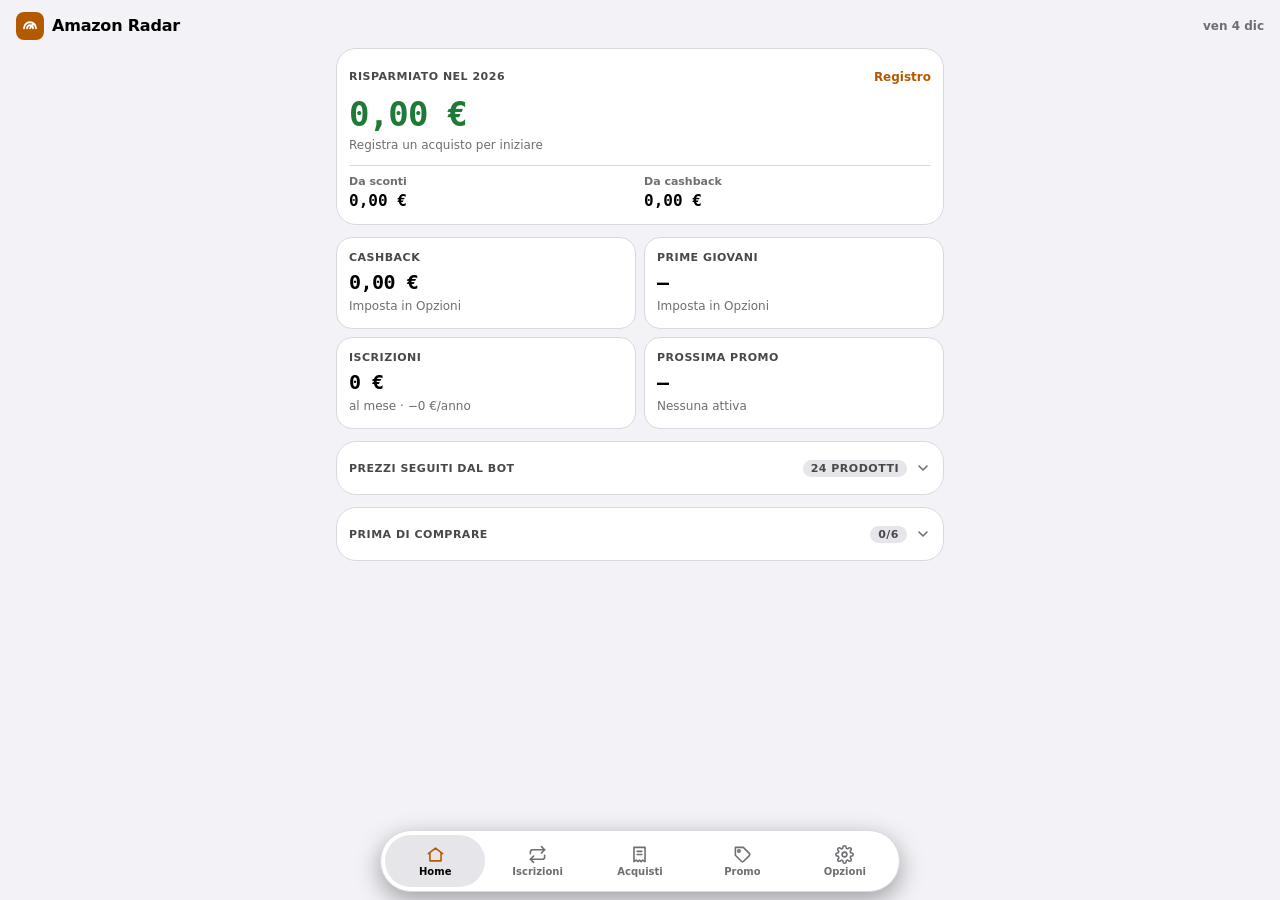
<file: index.html>
<!DOCTYPE html>
<html lang="it">
<head>
<meta charset="UTF-8">
<meta name="viewport" content="width=device-width, initial-scale=1.0, maximum-scale=1.0, user-scalable=no, viewport-fit=cover">
<title>Amazon Radar</title>
<link rel="manifest" href="./manifest.json">
<link rel="apple-touch-icon" href="./icons/icon-180.png?v=1">
<link rel="icon" type="image/png" sizes="32x32" href="./icons/favicon-32.png?v=1">
<meta name="theme-color" content="#000000" id="metaThemeColor">
<meta name="apple-mobile-web-app-capable" content="yes">
<meta name="mobile-web-app-capable" content="yes">
<meta name="apple-mobile-web-app-status-bar-style" content="black-translucent" id="metaStatusBar">
<meta name="apple-mobile-web-app-title" content="Radar">
<script>
// Tema e vetro applicati prima del primo disegno, senza lampi (logica completa in app.js)
(function () {
  var pref = 'auto', g = 'off', ac = 'orange';
  try { pref = localStorage.getItem('ar_theme') || 'auto'; g = localStorage.getItem('ar_glass') || 'off'; ac = localStorage.getItem('ar_accent') || 'orange'; } catch (e) {}
  document.documentElement.setAttribute('data-accent', ac);
  var light = pref === 'light' || (pref === 'auto' && window.matchMedia && matchMedia('(prefers-color-scheme: light)').matches);
  var d = document.documentElement;
  d.setAttribute('data-theme', light ? 'light' : 'dark');
  if (g === 'on' || g === 'anim') d.classList.add('glass');
  if (g === 'anim') d.classList.add('glass-anim');
  // Barra di stato: stesso colore della parte alta della pagina (in vetro, il fondo pieno del vetro)
  var glass = g === 'on' || g === 'anim';
  document.getElementById('metaThemeColor').setAttribute('content', light ? (glass ? '#eef0f6' : '#f2f2f7') : '#000000');
  document.getElementById('metaStatusBar').setAttribute('content', light ? 'default' : 'black-translucent');
})();
</script>
<link rel="stylesheet" href="./tokens.css?v=7">
<link rel="stylesheet" href="./style.css?v=7">
</head>
<body>
<div id="app">
  <div class="wall-anim" aria-hidden="true"><i></i><i></i><i></i></div>

  <header class="topbar">
    <div class="brand">
      <span class="brand-mark" aria-hidden="true"><svg viewBox="0 0 24 24" fill="none" stroke="currentColor" stroke-width="2.4" stroke-linecap="round"><path d="M4 15a8 8 0 0 1 16 0"/><path d="M8 15a4 4 0 0 1 8 0"/><path d="M12 15l4-5"/></svg></span>
      <span>Amazon Radar</span>
    </div>
    <span class="topbar-sub" id="today"></span>
  </header>

  <main>
    <!-- HOME -->
    <section class="page active" id="page-home" aria-label="Home">
      <div class="card hero">
        <div class="card-h"><span id="yearLbl">Risparmiato</span><button class="link" data-act="go" data-page="log">Registro</button></div>
        <div class="hero-v num" id="ytd">0,00 €</div>
        <div class="hero-sub" id="ytdSub"></div>
        <div class="split">
          <div><div class="kv-l">Da sconti</div><div class="kv-v num" id="ytdDeal">0,00 €</div></div>
          <div><div class="kv-l">Da cashback</div><div class="kv-v num" id="ytdCb">0,00 €</div></div>
        </div>
      </div>
      <div class="tiles" id="tiles"></div>
      <div class="card fold" id="foldWatch">
        <button class="fold-h" data-act="fold" data-fold="foldWatch" aria-expanded="false" aria-controls="foldWatchB"><span>Prezzi seguiti dal bot</span><span class="fold-r"><span class="badge" id="watchCount">—</span><svg viewBox="0 0 24 24" aria-hidden="true"><path d="M6 9l6 6 6-6"/></svg></span></button>
        <div class="fold-b" id="foldWatchB">
          <div class="list" id="watchList"></div>
          <p class="note">Tocca un prodotto per aprirlo su Amazon o su Keepa, dove puoi attivare l'avviso gratuito.</p>
        </div>
      </div>
      <div class="card fold" id="foldChecks">
        <button class="fold-h" data-act="fold" data-fold="foldChecks" aria-expanded="false" aria-controls="foldChecksB"><span>Prima di comprare</span><span class="fold-r"><span class="badge" id="checkCount">0/6</span><svg viewBox="0 0 24 24" aria-hidden="true"><path d="M6 9l6 6 6-6"/></svg></span></button>
        <div class="fold-b" id="foldChecksB">
          <div id="checks"></div>
          <button class="btn block" data-act="resetChecks">Azzera</button>
        </div>
      </div>
    </section>

    <!-- ISCRIZIONI -->
    <section class="page" id="page-subs" aria-label="Iscrizioni">
      <h1 class="page-title">Iscriviti e Risparmia</h1>
      <div class="card">
        <div class="grid2">
          <div><div class="kv-l">Spesa al mese</div><div class="kv-v num" id="subMonth">0,00 €</div></div>
          <div><div class="kv-l">Risparmio all'anno</div><div class="kv-v num" id="subSave" style="color:var(--accent)">0,00 €</div></div>
        </div>
        <p class="note">I prezzi cambiano: paghi quello del giorno di spedizione. Aggiornali quando arriva l'email prima della consegna.</p>
      </div>
      <div class="card">
        <div class="card-h"><span id="subCount">Iscrizioni</span><button class="link" data-act="addSub">Aggiungi</button></div>
        <div class="list" id="subList"></div>
      </div>
    </section>

    <!-- ACQUISTI -->
    <section class="page" id="page-log" aria-label="Acquisti">
      <h1 class="page-title">Acquisti</h1>
      <div class="card">
        <div class="card-h"><span>Spesa per mese</span><span class="badge" id="monthTot">—</span></div>
        <div class="bars" id="bars"></div>
      </div>
      <div class="card">
        <div class="card-h"><span>Registro</span><button class="link" data-act="addLog">Aggiungi</button></div>
        <div class="list" id="logList"></div>
      </div>
    </section>

    <!-- PROMO -->
    <section class="page" id="page-promo" aria-label="Promo">
      <h1 class="page-title">Promo e scadenze</h1>
      <div class="card">
        <div class="card-h"><span>Da usare</span><button class="link" data-act="addPromo">Aggiungi</button></div>
        <div class="list" id="promoList"></div>
      </div>
      <div class="card">
        <div class="card-h"><span>Usate o scadute</span></div>
        <div class="list" id="promoOld"></div>
      </div>
    </section>

    <!-- OPZIONI -->
    <section class="page" id="page-settings" aria-label="Opzioni">
      <h1 class="page-title">Opzioni</h1>
      <div class="card">
        <div class="card-h"><span>Aspetto</span></div>
        <div class="set-row"><span>Tema</span><div class="seg" id="themeSeg" role="group" aria-label="Tema"><button data-theme-set="auto">Auto</button><button data-theme-set="light">Chiaro</button><button data-theme-set="dark">Scuro</button></div></div>
        <div class="set-row"><span>Colore</span><div class="swatches" id="accentSw" role="group" aria-label="Colore del tema"></div></div>
        <div class="set-row"><span>Vetro</span><div class="seg" id="glassSeg" role="group" aria-label="Vetro"><button data-glass-set="off">No</button><button data-glass-set="on">Statico</button><button data-glass-set="anim">Dinamico</button></div></div>
      </div>
      <div class="card">
        <div class="card-h"><span>Prime Giovani e cashback</span></div>
        <div class="field"><label for="primeEnd">Fine Prime Giovani</label><input type="date" id="primeEnd" data-set="primeEnd"></div>
        <div class="grid2">
          <div class="field"><label for="cbBal">Saldo cashback €</label><input type="number" inputmode="decimal" step="0.01" min="0" id="cbBal" data-set="cbBal"></div>
          <div class="field"><label for="cbExp">Credito scade il</label><input type="date" id="cbExp" data-set="cbExp"></div>
        </div>
        <div class="field"><label for="cbCap">Tetto annuo cashback €</label><input type="number" inputmode="decimal" min="0" id="cbCap" data-set="cbCap" placeholder="dalle condizioni del cashback"></div>
      </div>
      <div class="card">
        <div class="card-h"><span>Dati</span></div>
        <p class="note">I dati restano solo in questo dispositivo. Fai un backup ogni tanto.</p>
        <div class="btn-row"><button class="btn" data-act="copyBackup">Copia backup</button><button class="btn" data-act="downloadBackup">Scarica file</button></div>
        <div class="btn-row"><button class="btn" data-act="importSheet">Incolla backup</button><button class="btn" data-act="importFile">Importa file</button></div>
        <input type="file" id="importFile" accept=".json,application/json,text/plain" hidden>
        <button class="btn danger block" data-act="wipe">Cancella tutti i dati</button>
      </div>
      <p class="note" style="text-align:center">Amazon Radar · i prezzi arrivano dal bot Telegram</p>
    </section>
  </main>

  <nav class="nav" aria-label="Sezioni">
    <button data-act="go" data-page="home" class="active" aria-label="Home"><svg viewBox="0 0 24 24"><path d="M3 11l9-7 9 7"/><path d="M5 10v10h14V10"/></svg>Home</button>
    <button data-act="go" data-page="subs" aria-label="Iscrizioni"><svg viewBox="0 0 24 24"><path d="M17 2l4 4-4 4"/><path d="M3 11V9a3 3 0 0 1 3-3h15"/><path d="M7 22l-4-4 4-4"/><path d="M21 13v2a3 3 0 0 1-3 3H3"/></svg>Iscrizioni</button>
    <button data-act="go" data-page="log" aria-label="Acquisti"><svg viewBox="0 0 24 24"><path d="M5 3h14v18l-3-2-2 2-2-2-2 2-2-2-3 2z"/><path d="M9 8h6M9 12h6"/></svg>Acquisti</button>
    <button data-act="go" data-page="promo" aria-label="Promo"><svg viewBox="0 0 24 24"><path d="M20.6 13.4l-7.2 7.2a2 2 0 0 1-2.8 0L3 13V3h10l7.6 7.6a2 2 0 0 1 0 2.8z"/><circle cx="7.5" cy="7.5" r="1.5"/></svg>Promo</button>
    <button data-act="go" data-page="settings" aria-label="Opzioni"><svg viewBox="0 0 24 24"><circle cx="12" cy="12" r="3"/><path d="M19.4 15a1.7 1.7 0 0 0 .3 1.8l.1.1a2 2 0 1 1-2.8 2.8l-.1-.1a1.7 1.7 0 0 0-1.8-.3 1.7 1.7 0 0 0-1 1.5V21a2 2 0 0 1-4 0v-.1a1.7 1.7 0 0 0-1.1-1.5 1.7 1.7 0 0 0-1.8.3l-.1.1a2 2 0 1 1-2.8-2.8l.1-.1a1.7 1.7 0 0 0 .3-1.8 1.7 1.7 0 0 0-1.5-1H3a2 2 0 0 1 0-4h.1a1.7 1.7 0 0 0 1.5-1.1 1.7 1.7 0 0 0-.3-1.8l-.1-.1a2 2 0 1 1 2.8-2.8l.1.1a1.7 1.7 0 0 0 1.8.3H9a1.7 1.7 0 0 0 1-1.5V3a2 2 0 0 1 4 0v.1a1.7 1.7 0 0 0 1 1.5 1.7 1.7 0 0 0 1.8-.3l.1-.1a2 2 0 1 1 2.8 2.8l-.1.1a1.7 1.7 0 0 0-.3 1.8V9a1.7 1.7 0 0 0 1.5 1H21a2 2 0 0 1 0 4h-.1a1.7 1.7 0 0 0-1.5 1z"/></svg>Opzioni</button>
  </nav>
</div>

<div class="sheet-wrap" id="sheetWrap" role="dialog" aria-modal="true" aria-labelledby="sheetTitle">
  <div class="sheet" id="sheet"></div>
</div>
<div class="toast" id="toast" role="status"></div>

<script src="./app.js?v=7"></script>
</body>
</html>
</file>
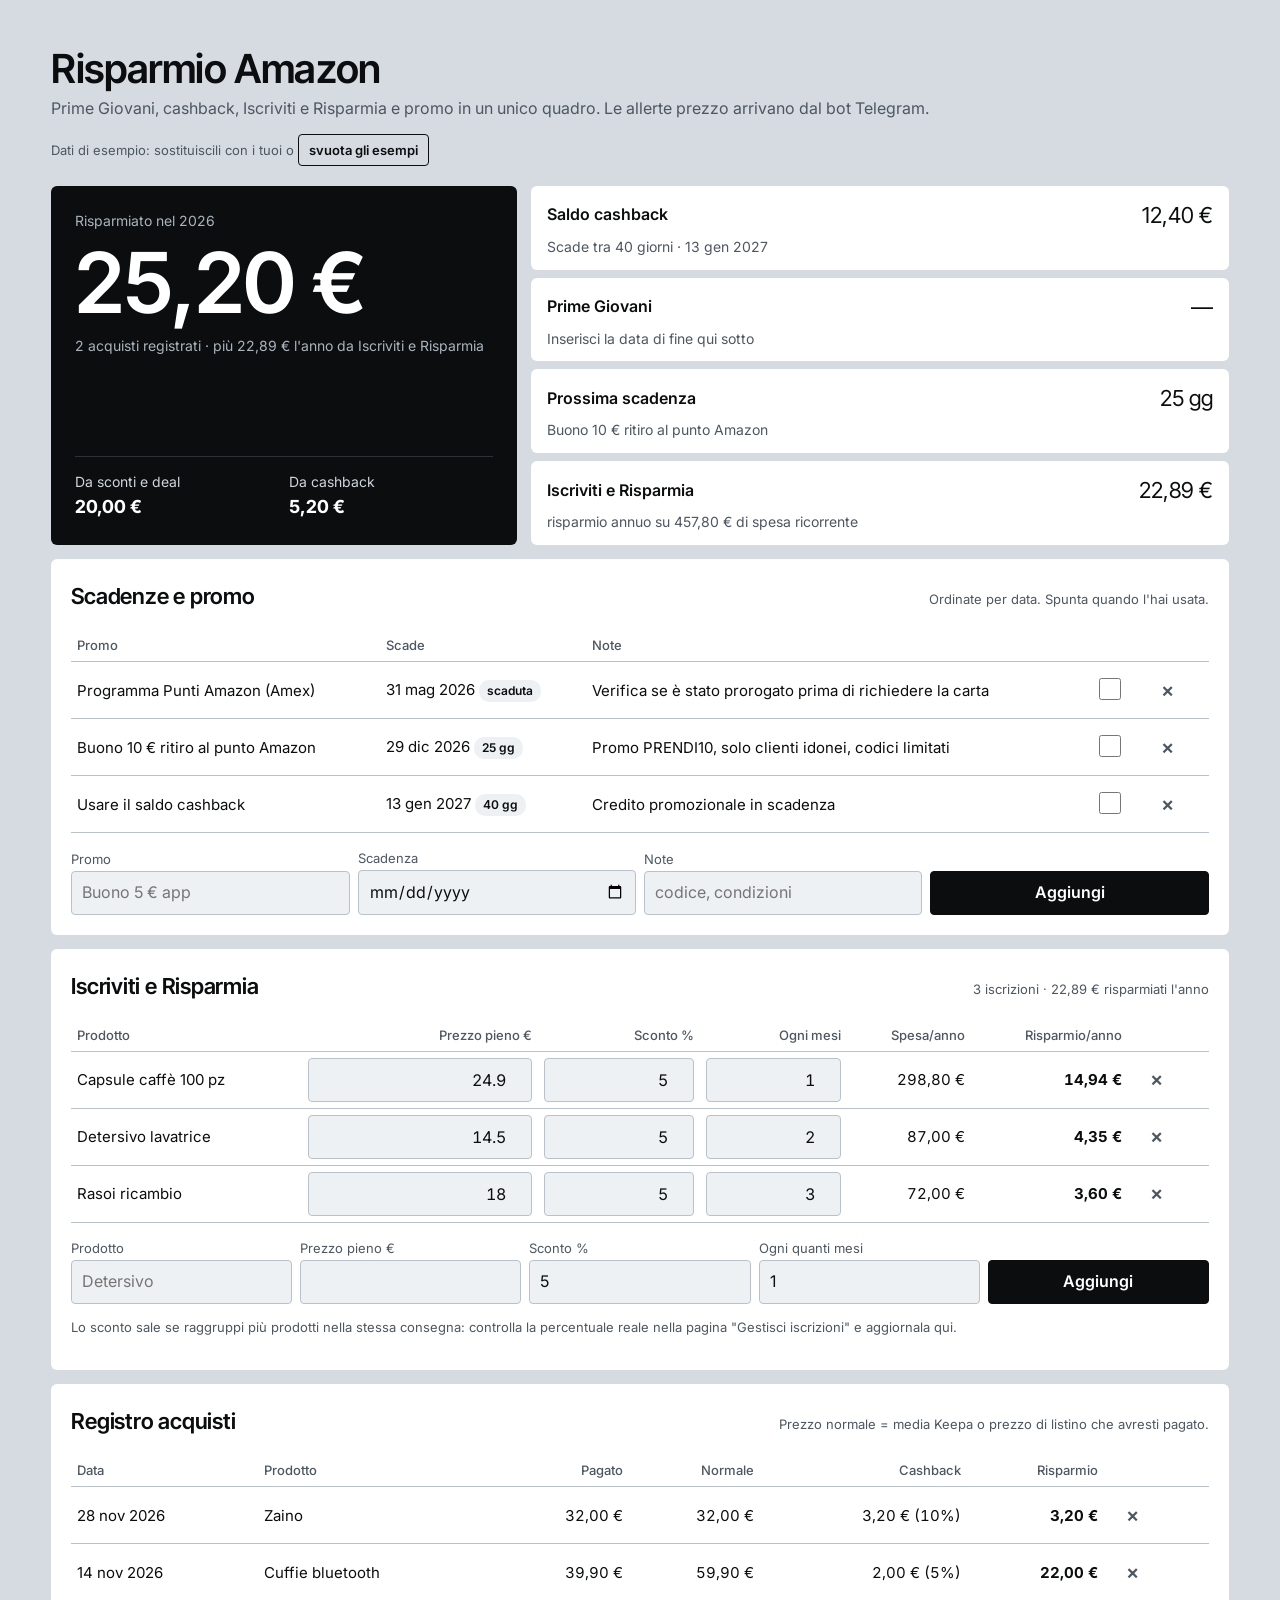
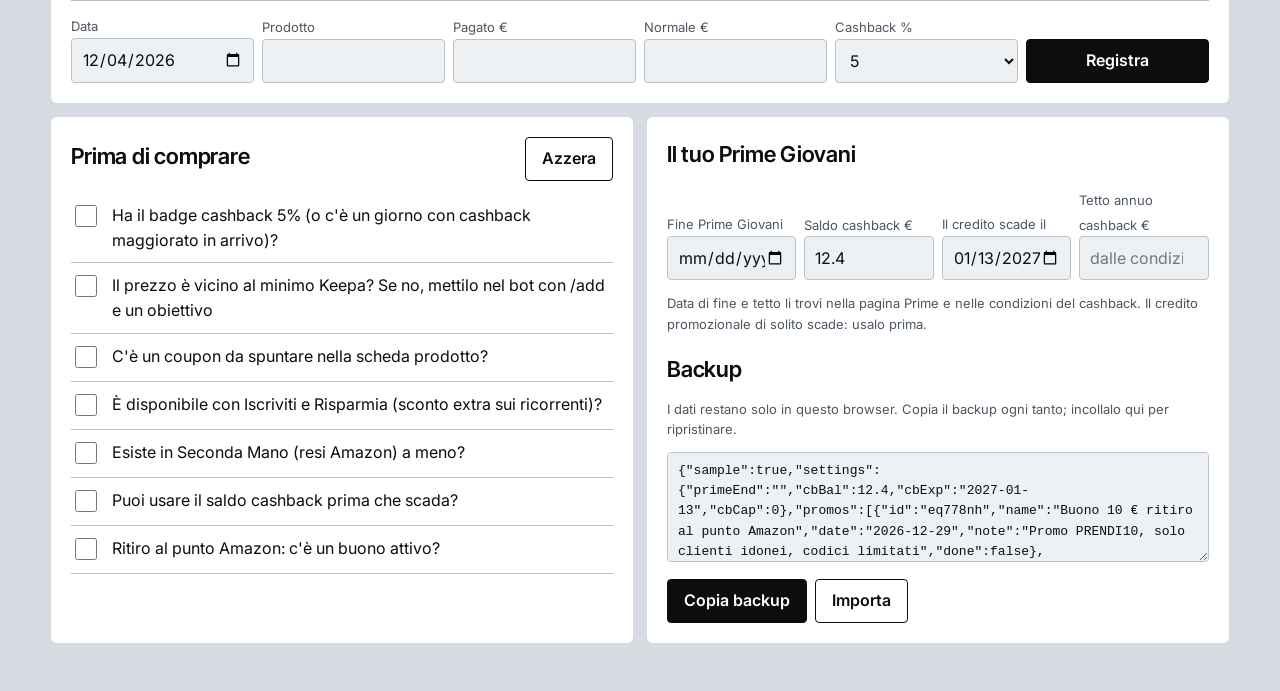
<file: docs/index.html>
<!DOCTYPE html>
<html lang="it">
<head>
<meta charset="utf-8">
<meta name="viewport" content="width=device-width, initial-scale=1">
<title>Risparmio Amazon</title>
<link rel="preconnect" href="https://fonts.googleapis.com">
<link href="https://fonts.googleapis.com/css2?family=Inter+Tight:wght@600&family=Inter:wght@400;500;600&display=swap" rel="stylesheet">
<style>
/* VOICE: sala controllo personale, asciutta, numeri prima di tutto
   IDEA: il quadro strumenti di una centralina: una lettura grande, spie sottili accanto
   PICTURE: il contatore del risparmio annuo con le strisce-spia di cashback, Prime, promo, iscrizioni
   COLOUR and TYPE: acciaio #d5dbe0, nero, bianco, rosso allarme #e8251a; notte #16191c; Inter Tight 600 + Inter
   LAYOUT: lettura dominante al 40%, strisce impilate a destra, poi sezioni a tutta larghezza */
:root{color-scheme:light dark;
--bg:light-dark(#d5dbe0,#16191c);--panel:light-dark(#ffffff,#1f2327);--ink:light-dark(#0b0d0f,#eef1f3);
--mute:light-dark(#4d5761,#9aa5ae);--line:light-dark(#b9c2ca,#30363c);--red:#e8251a;--ok:light-dark(#0b0d0f,#eef1f3);
--field:light-dark(#eef1f3,#14171a)}
:root[data-theme=light]{color-scheme:light}:root[data-theme=dark]{color-scheme:dark}
*{box-sizing:border-box;min-width:0}
body{margin:0;background:var(--bg);color:var(--ink);font:16px/1.55 Inter,system-ui,sans-serif;overflow-x:clip}
h1,h2,.big{font-family:"Inter Tight",Inter,sans-serif;font-weight:600;letter-spacing:-.01em}
h1{font-size:clamp(28px,4vw,40px);line-height:1.05;margin:0 0 6px;text-wrap:balance}
h2{font-size:22px;margin:0 0 4px}
.band{padding:clamp(20px,4vw,48px) max(4vw,16px)}
.wrap{max-width:1240px;margin:0 auto}
.sub{color:var(--mute);margin:0}
.top{display:grid;grid-template-columns:minmax(0,4fr) minmax(0,6fr);gap:14px;margin-top:20px}
.readout{background:#0b0d0f;color:#fff;border-radius:6px;padding:24px;display:flex;flex-direction:column;justify-content:space-between;min-height:300px}
.readout .lbl{color:#aab4bd;font-size:14px}
.big{font-size:clamp(48px,8vw,84px);line-height:1;margin:10px 0;white-space:nowrap}
.readout .split{display:grid;grid-template-columns:1fr 1fr;gap:10px;border-top:1px solid #2c3238;padding-top:14px;font-size:14px;color:#cfd6dc}
.readout .split b{display:block;color:#fff;font-size:18px;font-family:"Inter Tight",Inter,system-ui,sans-serif;white-space:nowrap}
.strips{display:grid;gap:8px}
.strip{background:var(--panel);border-radius:6px;padding:12px 16px;display:grid;grid-template-columns:minmax(0,1fr) auto;gap:4px 14px;align-items:center}
.strip .k{font-weight:600}.strip .v{font-family:"Inter Tight",Inter,system-ui,sans-serif;font-size:22px;white-space:nowrap;text-align:right}
.strip .n{grid-column:1/-1;color:var(--mute);font-size:14px}
.strip.alarm{box-shadow:inset 4px 0 0 var(--red)}.strip.alarm .v{color:var(--red)}
.meter{grid-column:1/-1;height:6px;background:var(--field);border-radius:3px;overflow:hidden}
.meter i{display:block;height:100%;background:var(--ink)}
.sec{background:var(--panel);border-radius:6px;padding:20px;margin-top:14px}
.sec header{display:flex;flex-wrap:wrap;justify-content:space-between;gap:8px;align-items:baseline;margin-bottom:12px}
.grid2{display:grid;grid-template-columns:minmax(0,1fr) minmax(0,1fr);gap:14px}
table{width:100%;border-collapse:collapse;font-size:15px}
th{text-align:left;font-weight:500;color:var(--mute);font-size:13px;padding:6px 6px;border-bottom:1px solid var(--line)}
td{padding:6px;border-bottom:1px solid var(--line);vertical-align:middle}
td.num,th.num{text-align:right;white-space:nowrap;font-variant-numeric:tabular-nums}
input,select,textarea{font:inherit;font-size:16px;color:var(--ink);background:var(--field);border:1px solid var(--line);border-radius:4px;padding:8px 10px;min-height:44px;width:100%}
textarea{min-height:110px;font-size:13px;font-family:ui-monospace,monospace}
input:focus-visible,button:focus-visible,select:focus-visible,textarea:focus-visible{outline:2px solid var(--red);outline-offset:1px}
button{font:inherit;font-weight:600;min-height:44px;padding:0 16px;border-radius:4px;border:1px solid var(--ink);background:var(--ink);color:var(--panel);cursor:pointer}
button.ghost{background:transparent;color:var(--ink)}
button.x{background:transparent;color:var(--mute);border:0;min-width:44px;padding:0;font-size:20px}
.form{display:grid;grid-template-columns:repeat(auto-fit,minmax(120px,1fr));gap:8px;margin-top:12px;align-items:end}
.form label{font-size:13px;color:var(--mute)}
.tag{display:inline-block;font-size:12px;font-weight:600;padding:2px 8px;border-radius:10px;background:var(--field);white-space:nowrap}
.tag.red{background:var(--red);color:#fff}
.checks label{display:flex;gap:12px;align-items:flex-start;padding:10px 0;border-bottom:1px solid var(--line);cursor:pointer}
.checks input{width:22px;min-height:22px;height:22px;margin-top:2px;flex:none;accent-color:var(--red)}
.note{font-size:13px;color:var(--mute)}
.row{display:flex;flex-wrap:wrap;gap:8px;margin-top:10px}
.done td{opacity:.5}
pre,.scroll{overflow-x:auto}
@media(max-width:860px){.top,.grid2{grid-template-columns:minmax(0,1fr)}.readout{min-height:0}}
@media(max-width:600px){table{font-size:13px}.stack thead{display:none}.stack tr{display:grid;padding-block:10px;border-bottom:1px solid var(--line)}.stack td{display:flow-root;border:0;padding:3px 0;padding-inline-start:8em;text-align:start}.stack td::before{content:attr(data-l);float:inline-start;width:7.5em;margin-inline-start:-8em;white-space:normal;color:var(--mute)}.stack td:empty{display:none}.stack td input{min-height:40px}}
@media(prefers-reduced-motion:no-preference){.meter i{transition:width .6s ease}}
</style>
<script>new MutationObserver(()=>{for(const c of document.querySelectorAll('.stack td:not([data-l])')){let i=0,p=c;while(p=p.previousElementSibling)i+=p.colSpan;c.dataset.l=c.closest('table').rows[0].cells[i]?.textContent||''}}).observe(document,{childList:true,subtree:true})</script>
</head>
<body>
<div class="band"><div class="wrap">
  <h1 id="title">Risparmio Amazon</h1>
  <p class="sub">Prime Giovani, cashback, Iscriviti e Risparmia e promo in un unico quadro. Le allerte prezzo arrivano dal bot Telegram.</p>
  <p class="note" id="sampleNote">Dati di esempio: sostituiscili con i tuoi o <button class="ghost" id="clearSample" style="min-height:32px;padding:0 10px">svuota gli esempi</button></p>

  <div class="top">
    <div class="readout">
      <div><div class="lbl" id="yearLbl">Risparmiato quest'anno</div><div class="big" id="ytd">0 €</div>
      <div class="lbl" id="ytdNote"></div></div>
      <div class="split">
        <div>Da sconti e deal<b id="ytdDeal">0 €</b></div>
        <div>Da cashback<b id="ytdCb">0 €</b></div>
      </div>
    </div>
    <div class="strips" id="strips"></div>
  </div>

  <div class="sec">
    <header><h2>Scadenze e promo</h2><span class="note">Ordinate per data. Spunta quando l'hai usata.</span></header>
    <div class="scroll"><table class="stack" id="promoT"><thead><tr><th>Promo</th><th>Scade</th><th>Note</th><th></th><th></th></tr></thead><tbody></tbody></table></div>
    <form class="form" id="promoF">
      <div><label for="pN">Promo</label><input id="pN" required placeholder="Buono 5 € app"></div>
      <div><label for="pD">Scadenza</label><input id="pD" type="date" required></div>
      <div><label for="pNo">Note</label><input id="pNo" placeholder="codice, condizioni"></div>
      <button>Aggiungi</button>
    </form>
  </div>

  <div class="sec">
    <header><h2>Iscriviti e Risparmia</h2><span class="note" id="subSum"></span></header>
    <div class="scroll"><table class="stack" id="subT"><thead><tr><th>Prodotto</th><th class="num">Prezzo pieno €</th><th class="num">Sconto %</th><th class="num">Ogni mesi</th><th class="num">Spesa/anno</th><th class="num">Risparmio/anno</th><th></th></tr></thead><tbody></tbody></table></div>
    <form class="form" id="subF">
      <div><label for="sN">Prodotto</label><input id="sN" required placeholder="Detersivo"></div>
      <div><label for="sP">Prezzo pieno €</label><input id="sP" type="number" step="0.01" min="0" required></div>
      <div><label for="sD">Sconto %</label><input id="sD" type="number" min="0" max="50" value="5" required></div>
      <div><label for="sE">Ogni quanti mesi</label><input id="sE" type="number" min="1" max="6" value="1" required></div>
      <button>Aggiungi</button>
    </form>
    <p class="note">Lo sconto sale se raggruppi più prodotti nella stessa consegna: controlla la percentuale reale nella pagina "Gestisci iscrizioni" e aggiornala qui.</p>
  </div>

  <div class="sec">
    <header><h2>Registro acquisti</h2><span class="note">Prezzo normale = media Keepa o prezzo di listino che avresti pagato.</span></header>
    <div class="scroll"><table class="stack" id="logT"><thead><tr><th>Data</th><th>Prodotto</th><th class="num">Pagato</th><th class="num">Normale</th><th class="num">Cashback</th><th class="num">Risparmio</th><th></th></tr></thead><tbody></tbody></table></div>
    <form class="form" id="logF">
      <div><label for="lD">Data</label><input id="lD" type="date" required></div>
      <div><label for="lI">Prodotto</label><input id="lI" required></div>
      <div><label for="lP">Pagato €</label><input id="lP" type="number" step="0.01" min="0" required></div>
      <div><label for="lN">Normale €</label><input id="lN" type="number" step="0.01" min="0" required></div>
      <div><label for="lC">Cashback %</label><select id="lC"><option>0</option><option selected>5</option><option>10</option><option>20</option></select></div>
      <button>Registra</button>
    </form>
  </div>

  <div class="grid2">
    <div class="sec checks">
      <header><h2>Prima di comprare</h2><button class="ghost" id="resetChk" type="button">Azzera</button></header>
      <div id="chk"></div>
    </div>
    <div class="sec">
      <header><h2>Il tuo Prime Giovani</h2></header>
      <div class="form" style="margin-top:0">
        <div><label for="primeEnd">Fine Prime Giovani</label><input id="primeEnd" type="date"></div>
        <div><label for="cbBal">Saldo cashback €</label><input id="cbBal" type="number" step="0.01" min="0"></div>
        <div><label for="cbExp">Il credito scade il</label><input id="cbExp" type="date"></div>
        <div><label for="cbCap">Tetto annuo cashback €</label><input id="cbCap" type="number" min="0" placeholder="dalle condizioni"></div>
      </div>
      <p class="note">Data di fine e tetto li trovi nella pagina Prime e nelle condizioni del cashback. Il credito promozionale di solito scade: usalo prima.</p>
      <h2 style="margin-top:18px">Backup</h2>
      <p class="note">I dati restano solo in questo browser. Copia il backup ogni tanto; incollalo qui per ripristinare.</p>
      <textarea id="bk" aria-label="Backup dati"></textarea>
      <div class="row"><button type="button" id="cp">Copia backup</button><button type="button" class="ghost" id="imp">Importa</button><span class="note" id="bkMsg" role="status"></span></div>
    </div>
  </div>
</div></div>

<script>
{
const KEY='amazon-risparmio-v1', today=new Date(); today.setHours(0,0,0,0);
const Y=today.getFullYear(), iso=d=>d.toISOString().slice(0,10);
const plus=n=>{const d=new Date(today);d.setDate(d.getDate()+n);return iso(d)};
const uid=()=>Math.random().toString(36).slice(2,9);
const SAMPLE={sample:true,
 settings:{primeEnd:'',cbBal:12.4,cbExp:plus(40),cbCap:0},
 promos:[
  {id:uid(),name:'Buono 10 € ritiro al punto Amazon',date:'2026-12-29',note:'Promo PRENDI10, solo clienti idonei, codici limitati',done:false},
  {id:uid(),name:'Programma Punti Amazon (Amex)',date:'2026-05-31',note:'Verifica se è stato prorogato prima di richiedere la carta',done:false},
  {id:uid(),name:'Usare il saldo cashback',date:plus(40),note:'Credito promozionale in scadenza',done:false}],
 subs:[
  {id:uid(),name:'Capsule caffè 100 pz',price:24.9,disc:5,every:1},
  {id:uid(),name:'Detersivo lavatrice',price:14.5,disc:5,every:2},
  {id:uid(),name:'Rasoi ricambio',price:18,disc:5,every:3}],
 log:[
  {id:uid(),date:plus(-20),item:'Cuffie bluetooth',paid:39.9,normal:59.9,cb:5},
  {id:uid(),date:plus(-6),item:'Zaino',paid:32,normal:32,cb:10}],
 checks:{}};
const EMPTY={sample:false,settings:{primeEnd:'',cbBal:0,cbExp:'',cbCap:0},promos:[],subs:[],log:[],checks:{}};
let S; try{S=JSON.parse(localStorage.getItem(KEY))}catch(e){S=null}
if(!S||!S.settings)S=structuredClone(SAMPLE);
const save=()=>{try{localStorage.setItem(KEY,JSON.stringify(S))}catch(e){}};

const esc=s=>String(s??'').replace(/[&<>"']/g,c=>({'&':'&amp;','<':'&lt;','>':'&gt;','"':'&quot;',"'":'&#39;'}[c]));
const eur=v=>(Number(v)||0).toLocaleString('it-IT',{style:'currency',currency:'EUR'});
const days=s=>s?Math.round((new Date(s+'T00:00:00')-today)/864e5):null;
const fdate=s=>s?new Date(s+'T00:00:00').toLocaleDateString('it-IT',{day:'numeric',month:'short',year:'numeric'}):'—';
const $=id=>document.getElementById(id);

const CHECKS=['Ha il badge cashback 5% (o c\'è un giorno con cashback maggiorato in arrivo)?',
'Il prezzo è vicino al minimo Keepa? Se no, mettilo nel bot con /add e un obiettivo',
'C\'è un coupon da spuntare nella scheda prodotto?',
'È disponibile con Iscriviti e Risparmia (sconto extra sui ricorrenti)?',
'Esiste in Seconda Mano (resi Amazon) a meno?',
'Puoi usare il saldo cashback prima che scada?',
'Ritiro al punto Amazon: c\'è un buono attivo?'];

function subCalc(s){const yr=s.price*12/Math.max(1,s.every);return{yr,save:yr*s.disc/100}}
function logCalc(l){const deal=Math.max(0,l.normal-l.paid),cb=l.paid*l.cb/100;return{deal,cb,tot:deal+cb}}

function render(){
 $('sampleNote').hidden=!S.sample;
 $('yearLbl').textContent=`Risparmiato nel ${Y}`;
 const yl=S.log.filter(l=>l.date&&l.date.startsWith(String(Y)));
 let deal=0,cb=0; yl.forEach(l=>{const c=logCalc(l);deal+=c.deal;cb+=c.cb});
 const subSave=S.subs.reduce((a,s)=>a+subCalc(s).save,0), subYr=S.subs.reduce((a,s)=>a+subCalc(s).yr,0);
 $('ytd').textContent=eur(deal+cb); $('ytdDeal').textContent=eur(deal); $('ytdCb').textContent=eur(cb);
 $('ytdNote').textContent=`${yl.length} acquisti registrati · più ${eur(subSave)} l'anno da Iscriviti e Risparmia`;

 const st=S.settings, strips=[];
 const de=days(st.cbExp);
 strips.push({k:'Saldo cashback',v:eur(st.cbBal),n:st.cbExp?(de<0?'Credito scaduto':`Scade tra ${de} giorni · ${fdate(st.cbExp)}`):'Imposta la scadenza del credito qui sotto',alarm:st.cbBal>0&&de!==null&&de<=14});
 if(st.cbCap>0){const used=Math.min(100,cb/st.cbCap*100);strips.push({k:`Tetto cashback ${Y}`,v:`${Math.round(used)}%`,n:`${eur(cb)} di ${eur(st.cbCap)}`,meter:used})}
 const dp=days(st.primeEnd);
 strips.push({k:'Prime Giovani',v:st.primeEnd?(dp<0?'Finito':`${dp} gg`):'—',n:st.primeEnd?`Fino al ${fdate(st.primeEnd)}: dopo perdi metà prezzo e cashback`:'Inserisci la data di fine qui sotto',alarm:dp!==null&&dp<=60});
 const next=S.promos.filter(p=>!p.done&&days(p.date)>=0).sort((a,b)=>a.date.localeCompare(b.date))[0];
 strips.push({k:'Prossima scadenza',v:next?`${days(next.date)} gg`:'—',n:next?next.name:'Nessuna promo attiva',alarm:next&&days(next.date)<=7});
 strips.push({k:'Iscriviti e Risparmia',v:eur(subSave),n:`risparmio annuo su ${eur(subYr)} di spesa ricorrente`});
 $('strips').innerHTML=strips.map(s=>`<div class="strip${s.alarm?' alarm':''}"><span class="k">${esc(s.k)}</span><span class="v">${esc(s.v)}</span>${s.meter!=null?`<span class="meter"><i style="width:${s.meter.toFixed(1)}%"></i></span>`:''}<span class="n">${esc(s.n)}</span></div>`).join('');

 const pr=[...S.promos].sort((a,b)=>(a.done-b.done)||a.date.localeCompare(b.date));
 $('promoT').tBodies[0].innerHTML=pr.length?pr.map(p=>{const d=days(p.date);const tag=p.done?'<span class="tag">usata</span>':d<0?'<span class="tag">scaduta</span>':d<=7?`<span class="tag red">${d} gg</span>`:`<span class="tag">${d} gg</span>`;
  return `<tr class="${p.done?'done':''}"><td>${esc(p.name)}</td><td style="white-space:nowrap">${fdate(p.date)} ${tag}</td><td>${esc(p.note)}</td><td><input type="checkbox" aria-label="Usata" data-done="${esc(p.id)}" ${p.done?'checked':''} style="width:22px;min-height:22px"></td><td><button class="x" aria-label="Elimina" data-del="promos:${esc(p.id)}">×</button></td></tr>`}).join(''):'<tr><td colspan="5" class="note">Nessuna promo. Aggiungi quelle che ricevi via email o in app.</td></tr>';

 $('subT').tBodies[0].innerHTML=S.subs.length?S.subs.map(s=>{const c=subCalc(s);const f=(k,step,min,max)=>`<input type="number" inputmode="decimal" step="${step}" min="${min}" max="${max}" value="${esc(s[k])}" data-sub="${esc(s.id)}:${k}" aria-label="${k}" style="text-align:right">`;
  return `<tr><td>${esc(s.name)}</td><td class="num">${f('price','0.01',0,9999)}</td><td class="num">${f('disc','1',0,50)}</td><td class="num">${f('every','1',1,6)}</td><td class="num">${eur(c.yr)}</td><td class="num"><b>${eur(c.save)}</b></td><td><button class="x" aria-label="Elimina" data-del="subs:${esc(s.id)}">×</button></td></tr>`}).join(''):'<tr><td colspan="7" class="note">Nessuna iscrizione. Aggiungi i prodotti che ricevi periodicamente.</td></tr>';
 $('subSum').textContent=S.subs.length?`${S.subs.length} iscrizioni · ${eur(subSave)} risparmiati l'anno`:'';

 const lg=[...S.log].sort((a,b)=>b.date.localeCompare(a.date));
 $('logT').tBodies[0].innerHTML=lg.length?lg.map(l=>{const c=logCalc(l);return `<tr><td style="white-space:nowrap">${fdate(l.date)}</td><td>${esc(l.item)}</td><td class="num">${eur(l.paid)}</td><td class="num">${eur(l.normal)}</td><td class="num">${eur(c.cb)} (${esc(l.cb)}%)</td><td class="num"><b>${eur(c.tot)}</b></td><td><button class="x" aria-label="Elimina" data-del="log:${esc(l.id)}">×</button></td></tr>`}).join(''):'<tr><td colspan="7" class="note">Registra ogni acquisto fatto al prezzo giusto: il totale in alto si aggiorna.</td></tr>';

 $('chk').innerHTML=CHECKS.map((t,i)=>`<label><input type="checkbox" data-chk="${i}" ${S.checks[i]?'checked':''}><span>${esc(t)}</span></label>`).join('');
 for(const [id,k] of [['primeEnd','primeEnd'],['cbBal','cbBal'],['cbExp','cbExp'],['cbCap','cbCap']]){const el=$(id);if(document.activeElement!==el)el.value=st[k]||''}
 $('bk').value=JSON.stringify(S);
}
const commit=()=>{S.sample=false;save();render()};
const num=id=>parseFloat($(id).value)||0;

$('promoF').addEventListener('submit',e=>{e.preventDefault();S.promos.push({id:uid(),name:$('pN').value.trim(),date:$('pD').value,note:$('pNo').value.trim(),done:false});e.target.reset();commit()});
$('subF').addEventListener('submit',e=>{e.preventDefault();S.subs.push({id:uid(),name:$('sN').value.trim(),price:num('sP'),disc:num('sD'),every:Math.max(1,num('sE'))});e.target.reset();$('sD').value=5;$('sE').value=1;commit()});
$('logF').addEventListener('submit',e=>{e.preventDefault();S.log.push({id:uid(),date:$('lD').value,item:$('lI').value.trim(),paid:num('lP'),normal:Math.max(num('lN'),0),cb:parseFloat($('lC').value)||0});e.target.reset();$('lD').value=iso(today);commit()});
$('lD').value=iso(today);

document.addEventListener('click',e=>{const d=e.target.closest('[data-del]');if(!d)return;const [list,id]=d.dataset.del.split(':');S[list]=S[list].filter(x=>x.id!==id);commit()});
document.addEventListener('change',e=>{const t=e.target;
 if(t.dataset.done){const p=S.promos.find(x=>x.id===t.dataset.done);if(p){p.done=t.checked;commit()}}
 else if(t.dataset.sub){const [id,k]=t.dataset.sub.split(':');const s=S.subs.find(x=>x.id===id);if(s){s[k]=Math.max(k==='every'?1:0,parseFloat(t.value)||0);commit()}}
 else if(t.dataset.chk!=null){S.checks[t.dataset.chk]=t.checked;save()}
 else if(['primeEnd','cbExp'].includes(t.id)){S.settings[t.id]=t.value;commit()}
 else if(['cbBal','cbCap'].includes(t.id)){S.settings[t.id]=parseFloat(t.value)||0;commit()}});
$('resetChk').addEventListener('click',()=>{S.checks={};save();render()});
$('clearSample').addEventListener('click',()=>{S=structuredClone(EMPTY);S.promos=SAMPLE.promos.slice(0,2).map(p=>({...p}));commit()});
$('cp').addEventListener('click',async()=>{try{await navigator.clipboard.writeText($('bk').value);$('bkMsg').textContent='Copiato.'}catch(e){$('bk').select();$('bkMsg').textContent='Seleziona e copia a mano.'}});
$('imp').addEventListener('click',()=>{try{const d=JSON.parse($('bk').value);if(!d.settings||!Array.isArray(d.log))throw 0;S={...structuredClone(EMPTY),...d,sample:false};commit();$('bkMsg').textContent='Importato.'}catch(e){$('bkMsg').textContent='Backup non valido.'}});
render();
}
</script>
</body>
</html>
</file>
<file: tokens.css>
/* ============================================================
   Amazon Radar — design tokens (stessa famiglia di PinscherTrade)
   Unica fonte per colori, tipografia, spaziature, raggi, durate.
   Vedi DESIGN.md. Nessun valore sciolto negli stili dei componenti.
   ============================================================ */
:root {
    color-scheme: dark;
    --bg: #000000;
    --surface: #0a0a0a;
    --surface-2: #111111;
    --surface-hover: #1c1c1e;
    --border: #1c1c1e;
    --field: #000000;
    --text: #ffffff;
    --text-secondary: #8e8e93;
    --text-muted: #a1a1a6;
    --text-soft: #cbd5e1;
    --accent: #30d158;        /* risparmio, esito positivo */
    --danger: #ff453a;        /* scadenze vicine, rimozioni */
    --warning: #ffd60a;       /* attenzione */
    --ui: #ff9f0a;            /* colore dell'interfaccia: selezioni, navigazione, dettagli */
    --ui-soft: rgba(255, 159, 10, 0.15);
    --on-ui: #000000;
    --on-accent: #000000;
    --overlay: rgba(0, 0, 0, 0.6);
    --wall-solid: #000000;
    --font: -apple-system, BlinkMacSystemFont, 'SF Pro Display', 'SF Pro Text', system-ui, sans-serif;
    --mono: 'SF Mono', ui-monospace, 'Menlo', monospace;
    --touch-min: 44px;
}
html[data-theme="light"] {
    color-scheme: light;
    --bg: #f2f2f7;
    --surface: #ffffff;
    --surface-2: #f7f7f9;
    --surface-hover: #e5e5ea;
    --border: #d8d8de;
    --field: #f2f2f7;
    --text: #000000;
    --text-secondary: #6e6e73;
    --text-muted: #48484a;
    --text-soft: #3a3a3c;
    --accent: #1f7a38;
    --danger: #d70015;
    --warning: #8a6100;
    --ui: #b35900;
    --ui-soft: rgba(179, 89, 0, 0.12);
    --on-ui: #ffffff;
    --on-accent: #ffffff;
    --overlay: rgba(255, 255, 255, 0.75);
    --wall-solid: #eef0f6;
}
:root {
    /* Tipografia: 7 livelli */
    --fs-xs: 10px; --fs-sm: 11px; --fs-md: 12px; --fs-base: 14px; --fs-lg: 16px; --fs-xl: 20px; --fs-hero: 34px;
    --fw-regular: 400; --fw-medium: 600; --fw-bold: 700; --fw-black: 800;
    /* Spaziature */
    --sp-1: 2px; --sp-2: 4px; --sp-3: 8px; --sp-4: 12px; --sp-5: 16px; --sp-6: 24px; --sp-7: 32px;
    /* Raggi */
    --r-xs: 4px; --r-sm: 8px; --r-md: 12px; --r-lg: 16px; --r-xl: 20px; --r-pill: 999px;
    /* Livelli */
    --z-raise: 10; --z-nav: 900; --z-modal: 9999;
    /* Movimento */
    --dur-fast: 0.15s; --dur: 0.2s; --ease: ease-out;
    /* Layout */
    --safe-top: env(safe-area-inset-top, 0px);
    --safe-bottom: env(safe-area-inset-bottom, 0px);
    --page-gutter: 16px;
    --nav-h: 62px;
    --focus-ring: 2px solid var(--ui);
    /* Stato morbido (segue il tema) */
    --accent-soft: color-mix(in srgb, var(--accent) 15%, transparent);
    --danger-soft: color-mix(in srgb, var(--danger) 15%, transparent);
    --warning-soft: color-mix(in srgb, var(--warning) 15%, transparent);
}

/* Colori tema (Opzioni → Aspetto → Colore). Arancio è il predefinito, definito sopra. */
html[data-accent="blue"] { --ui: #0a84ff; --ui-soft: color-mix(in srgb, #0a84ff 16%, transparent); --on-ui: #000000; }
html[data-accent="blue"][data-theme="light"] { --ui: #0066cc; --ui-soft: color-mix(in srgb, #0066cc 12%, transparent); --on-ui: #ffffff; }
html[data-accent="teal"] { --ui: #64d2ff; --ui-soft: color-mix(in srgb, #64d2ff 16%, transparent); --on-ui: #000000; }
html[data-accent="teal"][data-theme="light"] { --ui: #00749e; --ui-soft: color-mix(in srgb, #00749e 12%, transparent); --on-ui: #ffffff; }
html[data-accent="purple"] { --ui: #bf5af2; --ui-soft: color-mix(in srgb, #bf5af2 16%, transparent); --on-ui: #000000; }
html[data-accent="purple"][data-theme="light"] { --ui: #8944ab; --ui-soft: color-mix(in srgb, #8944ab 12%, transparent); --on-ui: #ffffff; }
html[data-accent="pink"] { --ui: #ff375f; --ui-soft: color-mix(in srgb, #ff375f 16%, transparent); --on-ui: #000000; }
html[data-accent="pink"][data-theme="light"] { --ui: #c8163f; --ui-soft: color-mix(in srgb, #c8163f 12%, transparent); --on-ui: #ffffff; }
html[data-accent="yellow"] { --ui: #ffd60a; --ui-soft: color-mix(in srgb, #ffd60a 16%, transparent); --on-ui: #000000; }
html[data-accent="yellow"][data-theme="light"] { --ui: #8a6100; --ui-soft: color-mix(in srgb, #8a6100 12%, transparent); --on-ui: #ffffff; }
</file>
<file: style.css>
/* Amazon Radar — componenti. Solo token di tokens.css. */
* { box-sizing: border-box; min-width: 0; -webkit-tap-highlight-color: transparent; }
html { background: var(--bg); }
html.glass { background: var(--wall-solid); }
html, body { overscroll-behavior: none; touch-action: manipulation; -webkit-text-size-adjust: 100%; text-size-adjust: 100%; }
body, button, .row, .tile, .card, .nav { -webkit-user-select: none; user-select: none; -webkit-touch-callout: none; }
input, textarea { -webkit-user-select: text; user-select: text; -webkit-touch-callout: default; }
img, svg { -webkit-user-drag: none; }
html, body { margin: 0; background: var(--bg); color: var(--text); font-family: var(--font); font-size: var(--fs-base); line-height: 1.4; -webkit-font-smoothing: antialiased; }
body { min-height: 100vh; overflow-x: clip; }
button, input, select, textarea { font-family: var(--font); color: var(--text); }
a { color: var(--ui); text-decoration: none; }
:focus-visible { outline: var(--focus-ring); outline-offset: 2px; }
.num { font-family: var(--mono); font-variant-numeric: tabular-nums; white-space: nowrap; }

/* --- Struttura --- */
#app { min-height: 100vh; position: relative; isolation: isolate; }
.topbar { position: sticky; top: 0; z-index: var(--z-raise); display: flex; align-items: center; justify-content: space-between; gap: var(--sp-3);
    padding: calc(var(--safe-top) + var(--sp-4)) var(--page-gutter) var(--sp-3); background: var(--bg); }
.brand { display: flex; align-items: center; gap: var(--sp-3); font-size: var(--fs-lg); font-weight: var(--fw-black); letter-spacing: -0.2px; }
.brand-mark { width: 28px; height: 28px; border-radius: var(--r-sm); background: var(--ui); display: grid; place-items: center; color: var(--on-ui); }
.brand-mark svg { width: 18px; height: 18px; }
.topbar-sub { font-size: var(--fs-md); color: var(--text-secondary); font-weight: var(--fw-medium); }
main { padding: 0 var(--page-gutter) calc(var(--nav-h) + var(--safe-bottom) + var(--sp-6)); max-width: 640px; margin: 0 auto; }
.page { display: none; flex-direction: column; gap: var(--sp-4); }
.page.active { display: flex; }
.page-title { font-size: var(--fs-xl); font-weight: var(--fw-black); margin: var(--sp-2) 0 0; letter-spacing: -0.3px; }

/* --- Schede --- */
.card { background: var(--surface); border: 1px solid var(--border); border-radius: var(--r-xl); padding: var(--sp-4); display: flex; flex-direction: column; gap: var(--sp-3); }
.card-h { display: flex; justify-content: space-between; align-items: center; gap: var(--sp-3); min-height: 20px;
    font-size: var(--fs-sm); font-weight: var(--fw-bold); color: var(--text-muted); text-transform: uppercase; letter-spacing: 0.5px; }
.card-h .link { text-transform: none; letter-spacing: 0; color: var(--ui); font-weight: var(--fw-medium); background: none; border: 0; padding: 0; font-size: var(--fs-md); cursor: pointer; min-height: 32px; }
.hero { gap: var(--sp-2); }
.hero-v { font-size: var(--fs-hero); font-weight: var(--fw-black); letter-spacing: -0.8px; line-height: 1.05; color: var(--accent); }
.hero-sub { font-size: var(--fs-md); color: var(--text-secondary); }
.split { display: grid; grid-template-columns: 1fr 1fr; gap: var(--sp-3); margin-top: var(--sp-3); padding-top: var(--sp-3); border-top: 1px solid var(--border); }
.kv-l { font-size: var(--fs-sm); color: var(--text-secondary); font-weight: var(--fw-medium); }
.kv-v { font-size: var(--fs-lg); font-weight: var(--fw-bold); }

.tiles { display: grid; grid-template-columns: 1fr 1fr; gap: var(--sp-3); }
.tile { background: var(--surface); border: 1px solid var(--border); border-radius: var(--r-lg); padding: var(--sp-4); display: flex; flex-direction: column; gap: var(--sp-1);
    text-align: left; cursor: pointer; min-height: 92px; font: inherit; color: var(--text); transition: border-color var(--dur-fast); }
.tile:active { background: var(--surface-hover); }
.tile-l { font-size: var(--fs-sm); font-weight: var(--fw-bold); color: var(--text-muted); text-transform: uppercase; letter-spacing: 0.5px; }
.tile-v { font-size: var(--fs-xl); font-weight: var(--fw-black); font-family: var(--mono); letter-spacing: -0.5px; white-space: nowrap; overflow: hidden; text-overflow: ellipsis; }
.tile-n { font-size: var(--fs-md); color: var(--text-secondary); }
.tile.alert { border-color: var(--danger); }
.tile.alert .tile-v { color: var(--danger); }
.meter { height: 4px; border-radius: var(--r-pill); background: var(--surface-hover); overflow: hidden; margin-top: var(--sp-2); }
.meter i { display: block; height: 100%; background: var(--ui); border-radius: var(--r-pill); }

/* --- Schede comprimibili --- */
.fold-h { display: flex; align-items: center; justify-content: space-between; gap: var(--sp-3); width: 100%; min-height: var(--touch-min); margin: calc(var(--sp-2) * -1) 0;
    background: none; border: 0; padding: 0; cursor: pointer; color: var(--text-muted); font-size: var(--fs-sm); font-weight: var(--fw-bold); text-transform: uppercase; letter-spacing: 0.5px; text-align: left; }
.fold-h .fold-r { display: flex; align-items: center; gap: var(--sp-3); }
.fold-h svg { width: 16px; height: 16px; fill: none; stroke: var(--text-secondary); stroke-width: 2.4; stroke-linecap: round; stroke-linejoin: round; transition: transform var(--dur) var(--ease); }
.fold.open .fold-h svg { transform: rotate(180deg); }
.fold-b { display: none; flex-direction: column; gap: var(--sp-3); }
.fold.open .fold-b { display: flex; }
.fold:not(.open) { padding-top: var(--sp-3); padding-bottom: var(--sp-3); }

/* --- Campioni colore --- */
.swatches { display: flex; gap: var(--sp-3); flex-wrap: wrap; justify-content: flex-end; }
.swatch { width: 30px; height: 30px; border-radius: 50%; border: 2px solid transparent; padding: 0; cursor: pointer; position: relative; background: var(--c); box-shadow: inset 0 0 0 2px var(--surface); }
.swatch::after { content: ''; position: absolute; inset: -7px; }
.swatch.active { border-color: var(--text); }

/* --- Righe di elenco --- */
.list { display: flex; flex-direction: column; }
.row { display: flex; align-items: center; gap: var(--sp-4); padding: var(--sp-3) 0; min-height: 52px; border-top: 1px solid var(--border); cursor: pointer; background: none; border-left: 0; border-right: 0; border-bottom: 0; width: 100%; text-align: left; font: inherit; color: var(--text); }
.list > .row:first-child { border-top: 0; }
.row:active { opacity: 0.6; }
.row-main { flex: 1; display: flex; flex-direction: column; gap: var(--sp-1); }
.row-t { font-size: var(--fs-base); font-weight: var(--fw-medium); overflow: hidden; text-overflow: ellipsis; white-space: nowrap; }
.row-s { font-size: var(--fs-md); color: var(--text-secondary); }
.row-end { display: flex; flex-direction: column; align-items: flex-end; gap: var(--sp-1); flex-shrink: 0; }
.row-v { font-family: var(--mono); font-weight: var(--fw-bold); font-size: var(--fs-base); white-space: nowrap; }
.row-v.pos { color: var(--accent); }
.row.done { opacity: 0.45; }
.empty { color: var(--text-secondary); font-size: var(--fs-md); padding: var(--sp-3) 0; line-height: 1.5; }

.badge { display: inline-flex; align-items: center; gap: var(--sp-2); font-size: var(--fs-sm); font-weight: var(--fw-bold); padding: var(--sp-1) var(--sp-3); border-radius: var(--r-pill);
    background: var(--surface-hover); color: var(--text-muted); white-space: nowrap; }
.badge.ui { background: var(--ui-soft); color: var(--ui); }
.badge.ok { background: var(--accent-soft); color: var(--accent); }
.badge.bad { background: var(--danger-soft); color: var(--danger); }

/* --- Barre (spesa per mese) --- */
.bars { display: grid; grid-template-columns: repeat(6, 1fr); align-items: end; gap: var(--sp-3); height: 120px; }
.bar { display: flex; flex-direction: column; align-items: center; justify-content: flex-end; gap: var(--sp-2); height: 100%; }
.bar i { width: 100%; max-width: 34px; border-radius: var(--r-sm) var(--r-sm) var(--r-xs) var(--r-xs); background: var(--surface-hover); min-height: 3px; }
.bar.cur i { background: var(--ui); }
.bar span { font-size: var(--fs-xs); color: var(--text-secondary); font-weight: var(--fw-medium); }
.bar b { font-size: var(--fs-xs); font-family: var(--mono); color: var(--text-muted); font-weight: var(--fw-medium); white-space: nowrap; }

/* --- Tasti --- */
.btn { display: inline-flex; align-items: center; justify-content: center; gap: var(--sp-3); min-height: var(--touch-min); padding: 0 var(--sp-5); border-radius: var(--r-md);
    border: 1px solid var(--border); background: var(--surface-2); color: var(--text); font-size: var(--fs-base); font-weight: var(--fw-bold); cursor: pointer; transition: transform var(--dur-fast); }
.btn:active { transform: scale(0.97); }
.btn.primary { background: var(--ui); border-color: var(--ui); color: var(--on-ui); }
.btn.danger { color: var(--danger); border-color: var(--danger-soft); background: var(--danger-soft); }
.btn.block { width: 100%; }
.btn-row { display: flex; gap: var(--sp-3); flex-wrap: wrap; }
.btn-row .btn { flex: 1; }
.icon-btn { width: var(--touch-min); height: var(--touch-min); border-radius: var(--r-pill); border: 1px solid var(--border); background: var(--surface); color: var(--text); display: grid; place-items: center; cursor: pointer; padding: 0; }
.icon-btn svg { width: 20px; height: 20px; fill: none; stroke: currentColor; stroke-width: 2; stroke-linecap: round; stroke-linejoin: round; }
.mini { min-height: 32px; padding: 0 var(--sp-4); border-radius: var(--r-pill); font-size: var(--fs-md); font-weight: var(--fw-bold); border: 1px solid var(--border); background: var(--surface-2); color: var(--text); cursor: pointer; display: inline-flex; align-items: center; position: relative; }
.mini::after { content: ''; position: absolute; inset: -6px 0; }
.mini.ui { color: var(--ui); border-color: var(--ui-soft); background: var(--ui-soft); }

/* --- Selettori a pillola --- */
.seg { display: grid; grid-auto-flow: column; grid-auto-columns: 1fr; background: var(--field); border: 1px solid var(--border); border-radius: var(--r-pill); padding: var(--sp-2); gap: var(--sp-1); }
.seg button { background: transparent; border: 0; color: var(--text-secondary); font-size: var(--fs-md); font-weight: var(--fw-bold); border-radius: var(--r-pill); min-height: 34px; padding: 0 var(--sp-3); cursor: pointer; }
.seg button.active { background: var(--surface-hover); color: var(--text); }

/* --- Campi --- */
.field { display: flex; flex-direction: column; gap: var(--sp-2); }
.field label { font-size: var(--fs-sm); font-weight: var(--fw-bold); color: var(--text-muted); text-transform: uppercase; letter-spacing: 0.5px; }
.field input, .field textarea, .field select { width: 100%; min-height: var(--touch-min); padding: 0 var(--sp-4); border-radius: var(--r-md); border: 1px solid var(--border);
    background: var(--field); font-size: var(--fs-lg); -webkit-appearance: none; appearance: none; }
.field textarea { min-height: 120px; padding: var(--sp-3) var(--sp-4); font-family: var(--mono); font-size: var(--fs-md); resize: vertical; }
.field input:focus, .field textarea:focus { outline: none; border-color: var(--ui); }
.grid2 { display: grid; grid-template-columns: 1fr 1fr; gap: var(--sp-3); }
.note { font-size: var(--fs-md); color: var(--text-secondary); line-height: 1.5; }
.set-row { display: flex; align-items: center; justify-content: space-between; gap: var(--sp-4); min-height: var(--touch-min); }
.set-row > span { font-size: var(--fs-base); font-weight: var(--fw-medium); }

/* --- Controllo spuntabile --- */
.check { display: flex; gap: var(--sp-4); align-items: flex-start; padding: var(--sp-3) 0; border-top: 1px solid var(--border); cursor: pointer; font-size: var(--fs-base); line-height: 1.45; }
.check:first-child { border-top: 0; }
.check input { position: absolute; opacity: 0; pointer-events: none; }
.check i { flex: none; width: 22px; height: 22px; border-radius: 50%; border: 2px solid var(--text-secondary); display: grid; place-items: center; margin-top: 1px; transition: all var(--dur-fast); }
.check input:checked + i { background: var(--accent); border-color: var(--accent); }
.check input:checked + i::after { content: ''; width: 6px; height: 10px; border: solid var(--on-accent); border-width: 0 2px 2px 0; transform: rotate(45deg) translate(-1px, -1px); }
.check input:checked ~ span { color: var(--text-secondary); }
.check input:focus-visible + i { outline: var(--focus-ring); outline-offset: 2px; }

/* --- Barra in basso a capsula --- */
.nav { position: fixed; left: var(--page-gutter); right: var(--page-gutter); bottom: calc(var(--safe-bottom) + var(--sp-3)); z-index: var(--z-nav); max-width: 520px; margin: 0 auto;
    display: grid; grid-template-columns: repeat(5, 1fr); gap: var(--sp-1); padding: var(--sp-2); height: var(--nav-h);
    background: var(--surface); border: 1px solid var(--border); border-radius: var(--r-pill); box-shadow: 0 8px 24px rgba(0, 0, 0, 0.35); }
.nav button { background: none; border: 0; border-radius: var(--r-pill); display: flex; flex-direction: column; align-items: center; justify-content: center; gap: var(--sp-1);
    color: var(--text-secondary); font-size: var(--fs-xs); font-weight: var(--fw-medium); cursor: pointer; transition: color var(--dur); }
.nav button svg { width: 19px; height: 19px; fill: none; stroke: currentColor; stroke-width: 2; stroke-linecap: round; stroke-linejoin: round; }
.nav button.active { background: var(--surface-hover); color: var(--text); }
.nav button.active svg { color: var(--ui); }

/* --- Finestra dal basso --- */
.sheet-wrap { position: fixed; inset: 0; z-index: var(--z-modal); background: var(--overlay); display: none; align-items: flex-end; justify-content: center; }
.sheet-wrap.open { display: flex; }
.sheet { width: 100%; max-width: 560px; max-height: 92vh; overflow-y: auto; overscroll-behavior: contain; background: var(--surface); border: 1px solid var(--border); border-bottom: 0;
    border-radius: var(--r-xl) var(--r-xl) 0 0; padding: var(--sp-3) var(--page-gutter) calc(var(--safe-bottom) + var(--sp-5)); display: flex; flex-direction: column; gap: var(--sp-4);
    animation: sheet-in var(--dur) var(--ease); }
.sheet-grip { width: 36px; height: 5px; border-radius: var(--r-pill); background: var(--surface-hover); align-self: center; }
.sheet-h { display: flex; justify-content: space-between; align-items: center; }
.sheet-h h2 { margin: 0; font-size: var(--fs-lg); font-weight: var(--fw-black); }
@keyframes sheet-in { from { transform: translateY(24px); opacity: 0; } to { transform: none; opacity: 1; } }

.toast { position: fixed; left: 50%; bottom: calc(var(--safe-bottom) + var(--nav-h) + var(--sp-6)); transform: translateX(-50%); z-index: var(--z-modal);
    background: var(--text); color: var(--bg); font-size: var(--fs-md); font-weight: var(--fw-bold); padding: var(--sp-3) var(--sp-5); border-radius: var(--r-pill);
    opacity: 0; pointer-events: none; transition: opacity var(--dur); white-space: nowrap; }
.toast.show { opacity: 1; }

/* --- Vetro (Opzioni → Aspetto), come PinscherTrade --- */
html.glass { --surface: rgba(255, 255, 255, 0.06); --surface-2: rgba(255, 255, 255, 0.05); --surface-hover: rgba(255, 255, 255, 0.13); --border: rgba(255, 255, 255, 0.11); --field: rgba(0, 0, 0, 0.25);
    --glass-light: inset 0 1px 0 rgba(255, 255, 255, 0.22);
    --wall: radial-gradient(60% 45% at 0% 0%, color-mix(in srgb, var(--ui) 26%, transparent), transparent 70%),
            radial-gradient(55% 40% at 100% 45%, color-mix(in srgb, var(--accent) 14%, transparent), transparent 70%),
            radial-gradient(65% 45% at 20% 100%, color-mix(in srgb, rgb(191 90 242) 20%, transparent), transparent 70%), var(--wall-solid); }
html.glass[data-theme="light"] { --surface: rgba(255, 255, 255, 0.66); --surface-2: rgba(255, 255, 255, 0.55); --surface-hover: rgba(255, 255, 255, 0.92); --border: rgba(255, 255, 255, 0.9); --field: rgba(255, 255, 255, 0.6);
    --glass-light: inset 0 1px 0 rgba(255, 255, 255, 1), 0 1px 2px rgba(0, 0, 0, 0.06);
    --wall: radial-gradient(60% 45% at 0% 0%, color-mix(in srgb, var(--ui) 20%, transparent), transparent 70%),
            radial-gradient(55% 40% at 100% 45%, color-mix(in srgb, var(--accent) 14%, transparent), transparent 70%),
            radial-gradient(65% 45% at 20% 100%, color-mix(in srgb, rgb(191 90 242) 16%, transparent), transparent 70%), var(--wall-solid); }
html.glass body { background: var(--wall-solid); }
html.glass #app { background: var(--wall); background-attachment: fixed; }
html.glass .topbar { background: linear-gradient(to bottom, var(--wall-solid) 0, var(--wall-solid) var(--safe-top), color-mix(in srgb, var(--wall-solid) 92%, transparent) 100%);
    -webkit-backdrop-filter: blur(14px); backdrop-filter: blur(14px); }
html.glass .card, html.glass .tile, html.glass .nav, html.glass .icon-btn { box-shadow: var(--glass-light); }
html.glass .card, html.glass .nav, html.glass .sheet { -webkit-backdrop-filter: blur(18px) saturate(1.4); backdrop-filter: blur(18px) saturate(1.4); }
html.glass .sheet { background: color-mix(in srgb, var(--wall-solid) 72%, transparent); }
.wall-anim { display: none; }
html.glass-anim #app { background: transparent; }
html.glass-anim .wall-anim { display: block; position: fixed; inset: 0; z-index: -1; overflow: hidden; pointer-events: none; background: var(--wall-solid); }
.wall-anim i { position: absolute; left: 50%; top: 50%; width: 130vw; height: 95vh; margin: -47.5vh 0 0 -65vw; border-radius: 50%;
    background: radial-gradient(closest-side, var(--c), transparent 70%); will-change: transform, opacity; animation: wall-a 67s ease-in-out infinite alternate; }
.wall-anim i:nth-child(1) { --c: color-mix(in srgb, var(--ui) 32%, transparent); animation-delay: -10s; }
.wall-anim i:nth-child(2) { --c: color-mix(in srgb, var(--accent) 18%, transparent); animation-name: wall-b; animation-duration: 79s; animation-delay: -40s; }
.wall-anim i:nth-child(3) { --c: color-mix(in srgb, rgb(191 90 242) 24%, transparent); animation-name: wall-c; animation-duration: 89s; animation-delay: -25s; }
@keyframes wall-a { from { transform: translate(-30vw, -35vh) scale(1); } to { transform: translate(25vw, 30vh) scale(1.2); } }
@keyframes wall-b { from { transform: translate(35vw, -10vh) scale(1.1); } to { transform: translate(-30vw, 25vh) scale(0.9); } }
@keyframes wall-c { from { transform: translate(-10vw, 40vh) scale(0.9); } to { transform: translate(20vw, -30vh) scale(1.15); } }
@media (prefers-reduced-motion: reduce) { .wall-anim i { animation: none; } .sheet { animation: none; } }

@media (max-width: 360px) { .tile-v { font-size: var(--fs-lg); } .hero-v { font-size: 30px; } }
</file>
